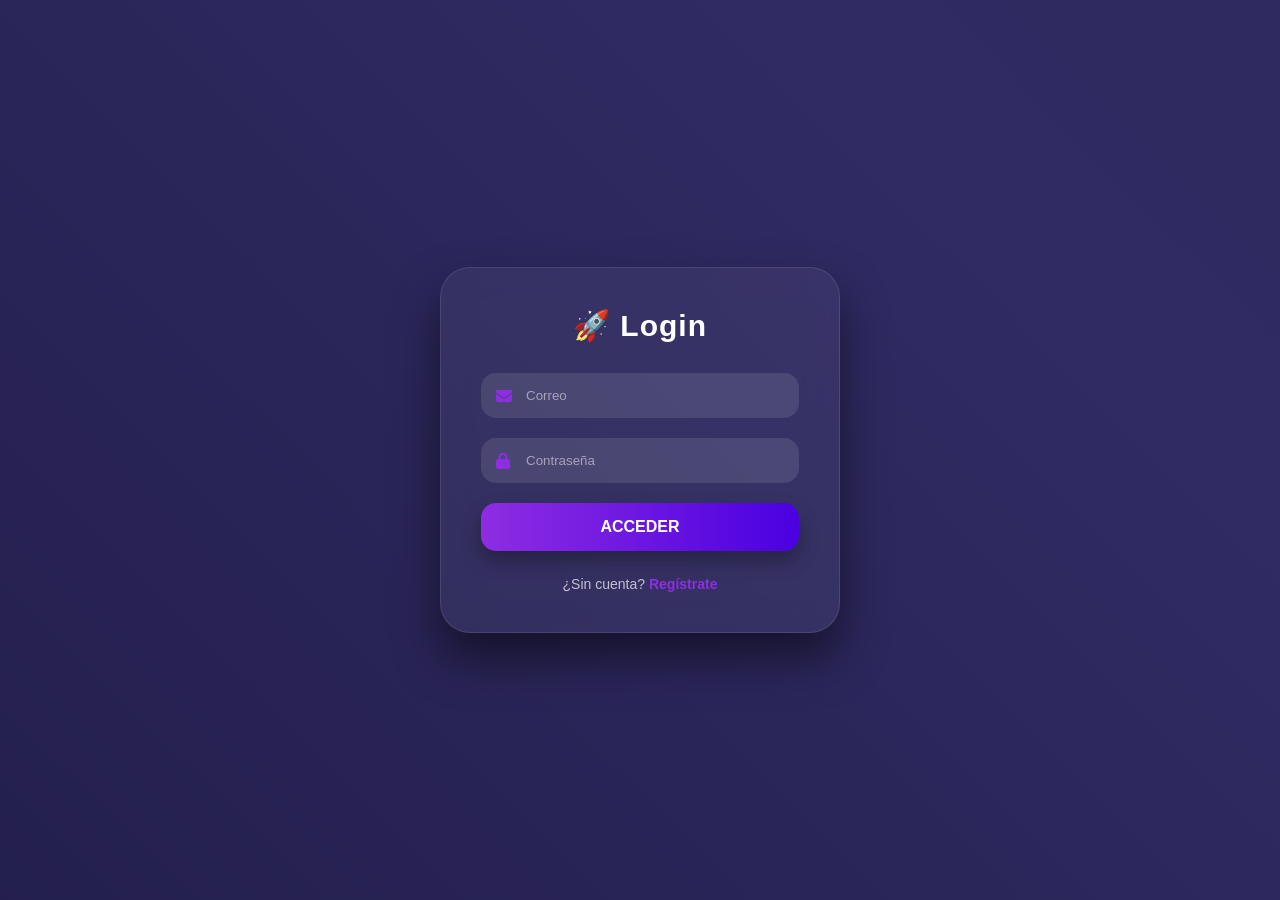
<file: index.html>
<!DOCTYPE html>
<html lang="es">
<head>
    <meta charset="UTF-8">
    <meta name="viewport" content="width=device-width, initial-scale=1.0">
    <title>Acceso | MiWebPro</title>
    <link rel="stylesheet" href="https://cdnjs.cloudflare.com/ajax/libs/font-awesome/6.4.0/css/all.min.css">
    <style>
        :root { --p: #8e2de2; --s: #4a00e0; }
        * { margin: 0; padding: 0; box-sizing: border-box; font-family: 'Poppins', sans-serif; }
        
        body {
            height: 100vh;
            display: flex;
            justify-content: center;
            align-items: center;
            background: linear-gradient(45deg, #0f0c29, #302b63, #24243e);
            background-size: 400% 400%;
            animation: gradientBG 15s ease infinite;
        }

        @keyframes gradientBG {
            0% { background-position: 0% 50%; }
            50% { background-position: 100% 50%; }
            100% { background-position: 0% 50%; }
        }

        .glass-card {
            background: rgba(255, 255, 255, 0.05);
            backdrop-filter: blur(15px);
            border: 1px solid rgba(255, 255, 255, 0.1);
            padding: 40px;
            border-radius: 30px;
            width: 100%;
            max-width: 400px;
            text-align: center;
            box-shadow: 0 25px 45px rgba(0,0,0,0.5);
        }

        h2 { color: white; font-size: 30px; margin-bottom: 30px; font-weight: 800; letter-spacing: 1px; }
        
        .input-box { position: relative; margin-bottom: 20px; }
        .input-box i { position: absolute; left: 15px; top: 50%; transform: translateY(-50%); color: #8e2de2; }
        
        input {
            width: 100%;
            padding: 15px 15px 15px 45px;
            background: rgba(255,255,255,0.1);
            border: none;
            border-radius: 15px;
            color: white;
            outline: none;
            transition: 0.3s;
        }
        input::placeholder { color: rgba(255,255,255,0.5); }
        input:focus { background: rgba(255,255,255,0.2); box-shadow: 0 0 15px rgba(142, 45, 226, 0.5); }

        button {
            width: 100%;
            padding: 15px;
            background: linear-gradient(to right, #8e2de2, #4a00e0);
            border: none;
            border-radius: 15px;
            color: white;
            font-weight: bold;
            font-size: 16px;
            cursor: pointer;
            box-shadow: 0 10px 20px rgba(0,0,0,0.3);
            transition: 0.3s;
        }
        button:hover { transform: scale(1.05); box-shadow: 0 15px 25px rgba(142, 45, 226, 0.4); }

        .toggle-link { color: rgba(255,255,255,0.7); margin-top: 25px; display: block; cursor: pointer; font-size: 14px; }
        .toggle-link b { color: #8e2de2; }
        .hidden { display: none; }
    </style>
</head>
<body>

    <div class="glass-card" id="loginBox">
        <h2>🚀 Login</h2>
        <form onsubmit="iniciarSesion(event)">
            <div class="input-box"><i class="fa-solid fa-envelope"></i><input type="email" id="logCorreo" placeholder="Correo" required></div>
            <div class="input-box"><i class="fa-solid fa-lock"></i><input type="password" id="logClave" placeholder="Contraseña" required></div>
            <button type="submit">ACCEDER</button>
        </form>
        <span class="toggle-link" onclick="toggleAuth()">¿Sin cuenta? <b>Regístrate</b></span>
    </div>

    <div class="glass-card hidden" id="registroBox">
        <h2>🔥 Registro</h2>
        <form onsubmit="registrar(event)">
            <div class="input-box"><i class="fa-solid fa-user"></i><input type="text" id="regNombre" placeholder="Nombre de usuario" required></div>
            <div class="input-box"><i class="fa-solid fa-envelope"></i><input type="email" id="regCorreo" placeholder="Correo" required></div>
            <div class="input-box"><i class="fa-solid fa-lock"></i><input type="password" id="regClave" placeholder="Crear Contraseña" required></div>
            <button type="submit">REGISTRARME</button>
        </form>
        <span class="toggle-link" onclick="toggleAuth()">¿Ya tienes cuenta? <b>Inicia Sesión</b></span>
    </div>

    <script>
        function toggleAuth() {
            document.getElementById('loginBox').classList.toggle('hidden');
            document.getElementById('registroBox').classList.toggle('hidden');
        }
        function registrar(event) {
            event.preventDefault();
            const user = { 
                nombre: document.getElementById('regNombre').value, 
                correo: document.getElementById('regCorreo').value, 
                clave: document.getElementById('regClave').value 
            };
            localStorage.setItem('user_' + user.correo, JSON.stringify(user));
            localStorage.setItem('usuarioActual', JSON.stringify(user));
            window.location.href = "dashboard.html";
        }
        function iniciarSesion(event) {
            event.preventDefault();
            const correo = document.getElementById('logCorreo').value;
            const clave = document.getElementById('logClave').value;
            const saved = JSON.parse(localStorage.getItem('user_' + correo));
            if (saved && saved.clave === clave) {
                localStorage.setItem('usuarioActual', JSON.stringify(saved));
                window.location.href = "dashboard.html";
            } else { alert("Datos incorrectos"); }
        }
    </script>
</body>
</html>
</file>
<file: dashboard.css>
:root {
    --primary: #4a00e0;
    --accent: #8e2de2;
    --bg: #f4f7fe;
    --card: #ffffff;
    --text: #1b1b1b;
}

* { margin: 0; padding: 0; box-sizing: border-box; font-family: 'Poppins', sans-serif; transition: 0.3s; }
body { background: var(--bg); color: var(--text); height: 100vh; display: flex; flex-direction: column; overflow-x: hidden; }

/* NAVBAR */
.navbar { background: var(--card); padding: 15px 30px; display: flex; justify-content: space-between; align-items: center; box-shadow: 0 10px 30px rgba(0,0,0,0.05); z-index: 1000; }
.logo { font-size: 24px; font-weight: 900; color: var(--primary); }
.logo span { color: var(--accent); }
.nav-right { display: flex; gap: 15px; align-items: center; }

.btn-theme { background: #f0f0f0; border: none; width: 45px; height: 45px; border-radius: 12px; cursor: pointer; color: var(--primary); font-size: 18px; display: flex; justify-content: center; align-items: center; }
.btn-logout { background: #ff4757; color: white; width: 45px; height: 45px; border-radius: 12px; display: flex; justify-content: center; align-items: center; text-decoration: none; font-size: 18px; }

/* LAYOUT */
.main-layout { display: flex; flex: 1; overflow: hidden; }
.sidebar { width: 260px; background: #1b1b1b; color: white; padding: 20px 0; }
.sidebar li { padding: 18px 25px; cursor: pointer; display: flex; align-items: center; gap: 15px; font-weight: 500; opacity: 0.7; list-style: none; }
.sidebar li:hover, .sidebar li.active { opacity: 1; background: linear-gradient(to right, rgba(142,45,226,0.2), transparent); border-left: 4px solid var(--accent); }

/* CONTENIDO */
.content { flex: 1; padding: 40px; overflow-y: auto; }
.header-content h1 { font-size: 32px; font-weight: 800; margin-bottom: 5px; }

/* GRID DE TARJETAS */
.grid-options { display: grid; grid-template-columns: repeat(auto-fit, minmax(280px, 1fr)); gap: 25px; margin-top: 30px; }
.card { background: var(--card); padding: 30px; border-radius: 25px; box-shadow: 0 15px 35px rgba(0,0,0,0.05); text-align: center; position: relative; overflow: hidden; }

.icon-circle { width: 60px; height: 60px; border-radius: 18px; margin: 0 auto 15px; display: flex; justify-content: center; align-items: center; font-size: 24px; }

/* COLORES DE TARJETAS */
.card-money .icon-circle { background: rgba(39, 174, 96, 0.1); color: #27ae60; }
.card-check .icon-circle { background: rgba(41, 128, 185, 0.1); color: #2980b9; }
.card-fire .icon-circle { background: rgba(230, 126, 34, 0.1); color: #e67e22; }
.card-brain .icon-circle { background: rgba(142, 45, 226, 0.1); color: #8e2de2; }
.card-web .icon-circle { background: rgba(74, 0, 224, 0.1); color: var(--primary); }

.card h3 { font-weight: 800; margin-bottom: 10px; }
.card p { font-size: 14px; color: #777; margin-bottom: 15px; }

/* BOTONES PRINCIPALES (UNIFICADOS) */
.card button, 
.btn-add-small, 
.btn-add-mini { 
    background: var(--primary); 
    color: white; 
    border: none; 
    padding: 12px 25px; 
    border-radius: 12px; 
    cursor: pointer; 
    width: 100%; 
    font-weight: bold; 
    display: block;
    margin-top: 15px;
}

.card button:hover, 
.btn-add-small:hover { 
    background: var(--accent); 
    transform: translateY(-2px); 
    box-shadow: 0 5px 15px rgba(142, 45, 226, 0.3);
}

/* ÁREA DE REFLEXIÓN */
textarea { width: 100%; height: 100px; border-radius: 15px; border: 2px solid #eee; padding: 12px; margin-top: 10px; resize: none; background: #fafafa; outline: none; }
textarea:focus { border-color: var(--accent); }

/* MODO OSCURO */
body.dark-mode { background: #0f172a; color: white; }
body.dark-mode .navbar, body.dark-mode .card, body.dark-mode .modal-content { background: #1e293b; color: white; border: none; }
body.dark-mode .btn-theme { background: #334155; color: #fbbf24; }
body.dark-mode textarea { background: #0f172a; color: white; border-color: #334155; }
body.dark-mode p { color: #cbd5e1; }

/* MODALES */
.modal { display: none; position: fixed; top: 0; left: 0; width: 100%; height: 100%; background: rgba(0,0,0,0.8); backdrop-filter: blur(8px); z-index: 5000; justify-content: center; align-items: center; padding: 20px; }
.modal-content { background: white; padding: 35px; border-radius: 30px; width: 100%; max-width: 450px; position: relative; }
.close { position: absolute; top: 20px; right: 25px; cursor: pointer; font-size: 28px; color: #777; }

input { width: 100%; padding: 12px; margin: 10px 0; border: 2px solid #eee; border-radius: 12px; outline: none; font-size: 14px; }
body.dark-mode input { background: #0f172a; border-color: #334155; color: white; }
.input-row { display: flex; gap: 10px; align-items: center; }
.btn-add-gasto { border: none; padding: 12px 20px; border-radius: 12px; cursor: pointer; color: white; background: #27ae60; }

/* LISTAS */
.expense-list { list-style: none; margin-top: 20px; max-height: 200px; overflow-y: auto; padding-right: 5px; }
.expense-list li { background: rgba(0,0,0,0.03); padding: 12px 15px; border-radius: 12px; margin-bottom: 8px; display: flex; justify-content: space-between; align-items: center; font-size: 14px; }
body.dark-mode .expense-list li { background: rgba(255,255,255,0.05); }

/* FINANZAS */
.resultado-moderno { background: #f8f9fa; padding: 20px; border-radius: 20px; margin-top: 20px; border: 1px solid #eee; }
body.dark-mode .resultado-moderno { background: #0f172a !important; border-color: #334155; }
.res-row { display: flex; justify-content: space-between; margin-bottom: 10px; font-size: 14px; }
.res-row.total { border-top: 2px solid #ddd; padding-top: 10px; color: var(--primary); font-size: 18px; font-weight: 800; }
body.dark-mode .res-row.total { color: #8e2de2; border-color: #334155; }

/* LINKS */
.link-pill { display: inline-block; background: #e0e7ff; color: #4338ca; padding: 6px 15px; border-radius: 20px; text-decoration: none; font-size: 12px; margin: 4px; font-weight: 600; }
body.dark-mode .link-pill { background: #312e81; color: #c7d2fe; }

/* RESPONSIVE */
@media (max-width: 768px) {
    .sidebar { position: fixed; left: -260px; height: 100vh; z-index: 6000; transition: 0.4s ease; box-shadow: 10px 0 30px rgba(0,0,0,0.2); }
    .sidebar.active-mobile { left: 0; }
    .content { padding: 20px; }
    .grid-options { grid-template-columns: 1fr; }
    .navbar { padding: 10px 20px; }
}
</file>
